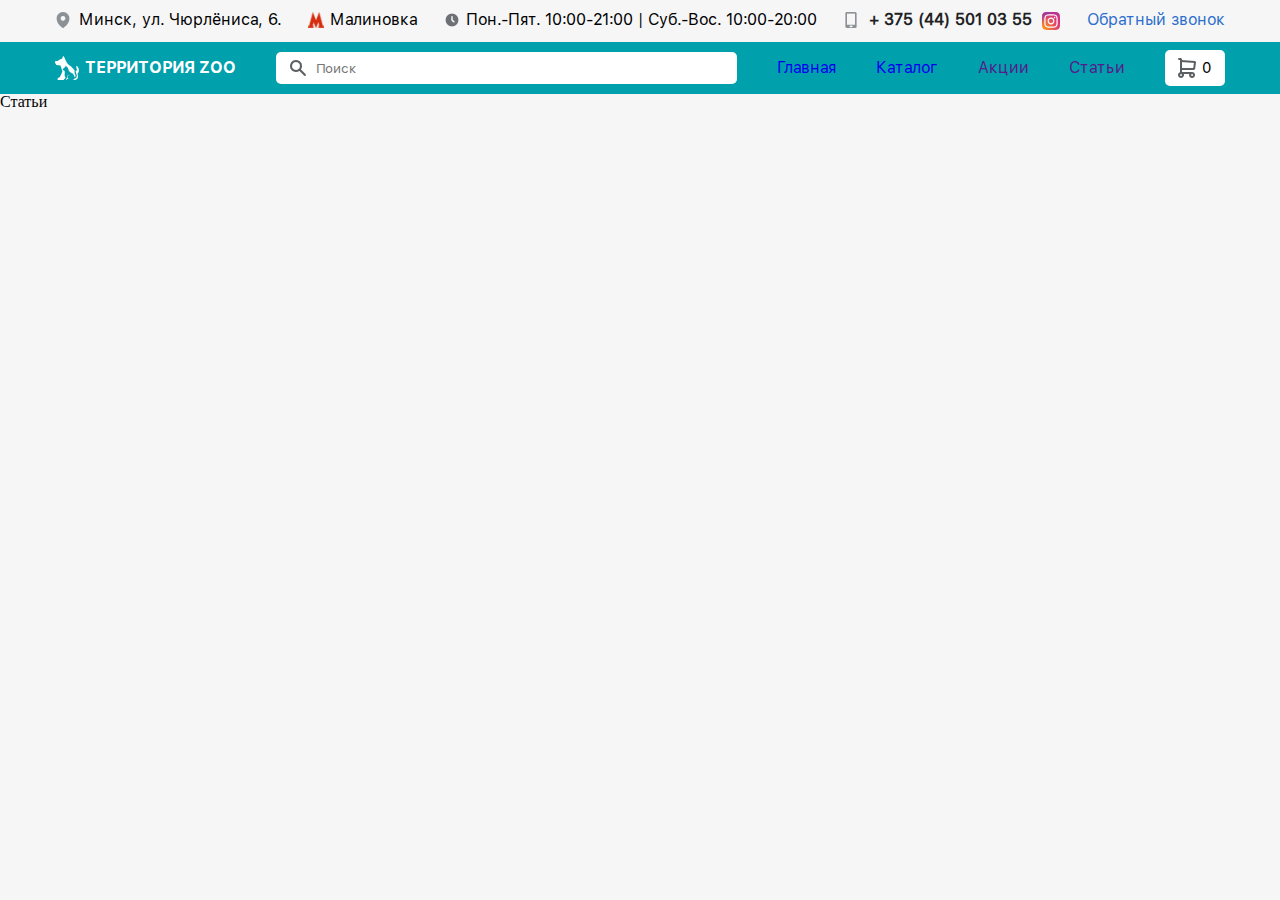
<file: article.html>
<!DOCTYPE html>
<html lang="en">
<head>
    <meta charset="UTF-8">
    <meta name="viewport" content="width=device-width, initial-scale=1.0">
    <link rel="stylesheet" href="./CSS/articles.css">
    <title>Статьи</title>
</head>
<body>
     <header>
        <div class="container">
            <div class="hat">
                <div class="contacts-hat">
                    <div class="location">
                        <img src="./image/location_major.png" alt="" class="locationImg">
                        <p>
                            Минск, ул. Чюрлёниса, 6.
                        </p>
                    </div>
                    <div class="metro">
                        <img src="./image/metro.png" alt="" class="metroImg">
                        <p>
                            Малиновка
                        </p>
                    </div>
                    <div class="workTime">
                        <img src="./image/clock_minor.png" alt="" class="clockImg">
                        <p>
                            Пон.-Пят. 10:00-21:00 | Суб.-Вос. 10:00-20:00
                        </p>
                    </div>
                    <div class="phone">
                        <img src="./image/mobile_major.png" alt="" class="mobileImg">
                        <a href="">+ 375 (44) 501 03 55</a>
                        <img src="./image/instagram-2-1 1.svg" alt="" class="insta">
                    </div>
                    <a href="" class="callBack">Обратный звонок</a>
                </div>
            </div>
        </div>
        <div class="fon2">
            <div class="container">
                <div class="search">
                    <div class="zoo"><img src="./image/logo.png" alt=""> ТЕРРИТОРИЯ ZOO</div>
                    <div class="searchAll">
                        <img src="./image/Search.png" alt="" class="searchImg">
                        <input type="search" name="" id="" placeholder="Поиск" class="searchInput">
                    </div>
                    <a href="./index.html" class="main">Главная</a>
                    <a href="./catalog.html" class="main">Каталог</a>
                    <a href="" class="main">Акции</a>
                    <a href="" class="main">Статьи</a>
                    <button class="cart"><img src="./image/cart_major.png" alt="" class="cartImg"> 0 </button>
                </div>
            </div>
        </div>
    </header>
Статьи
</body>
</html>
</file>
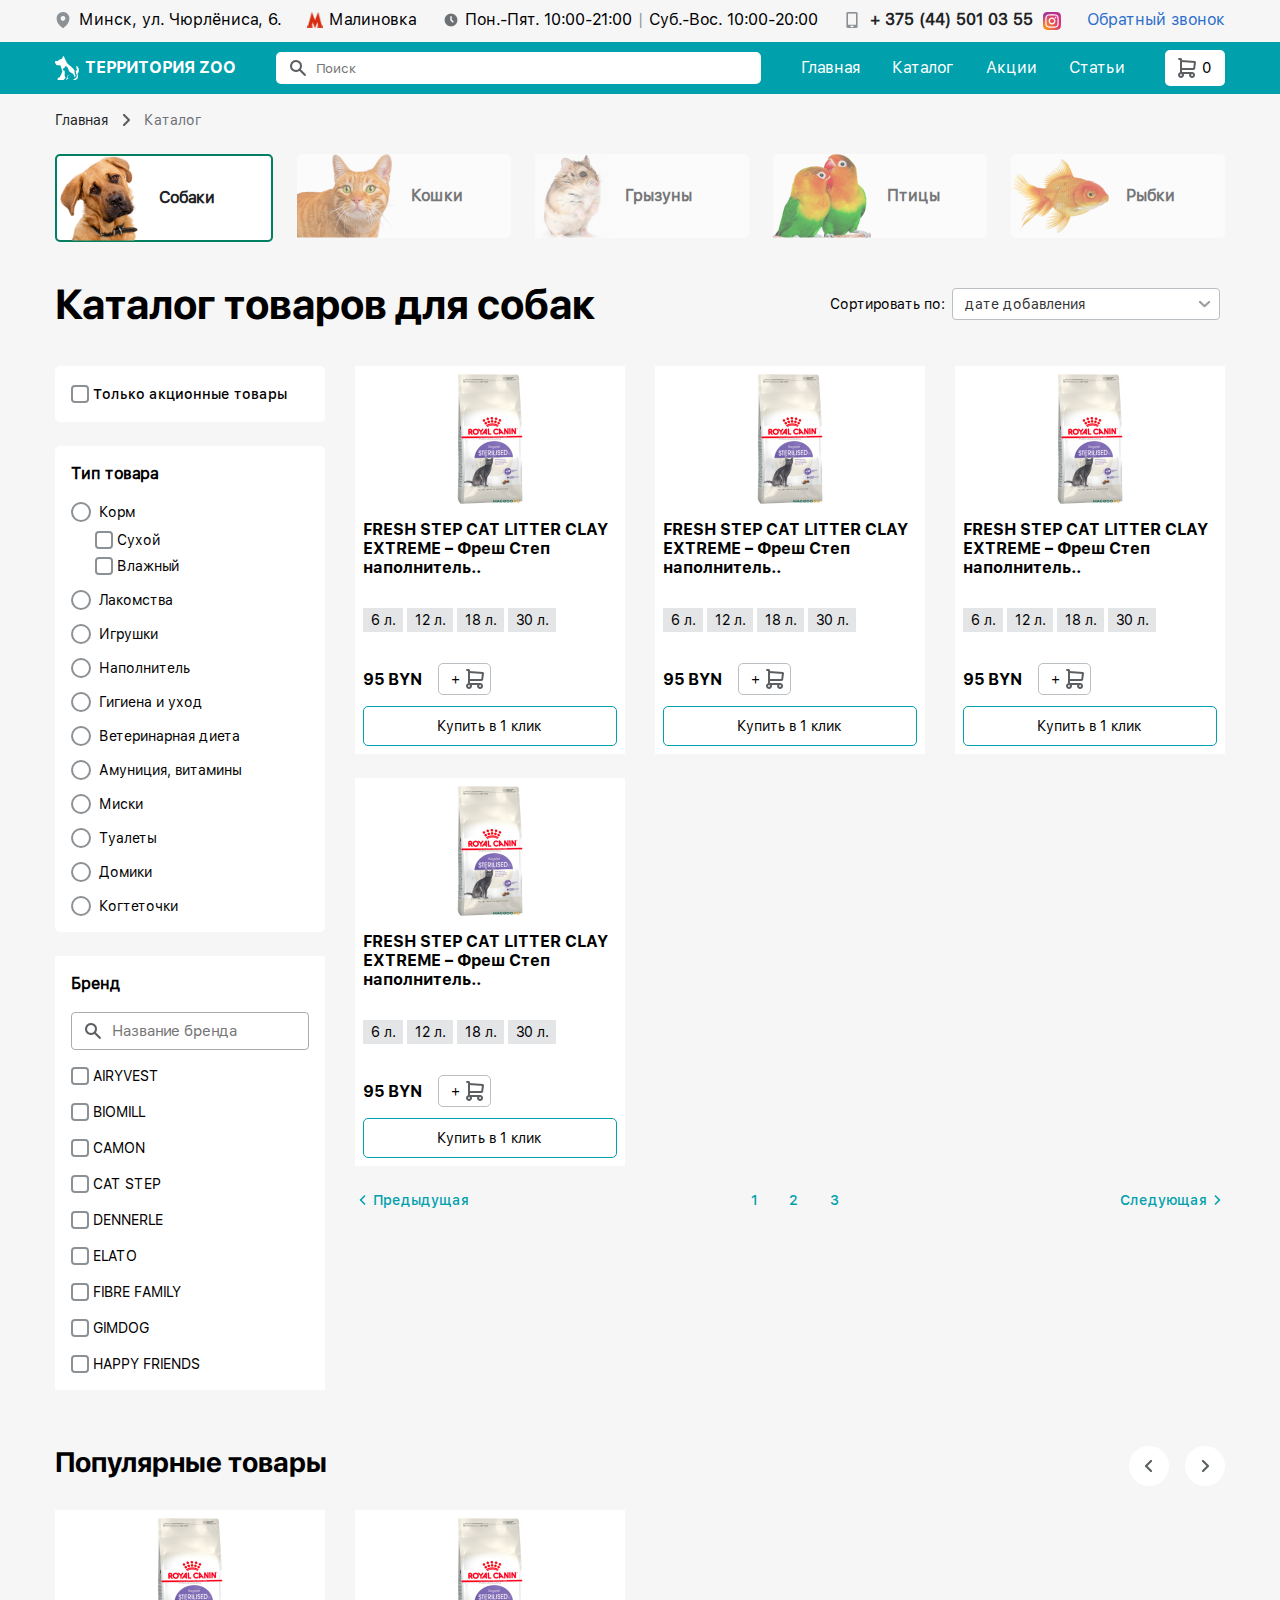
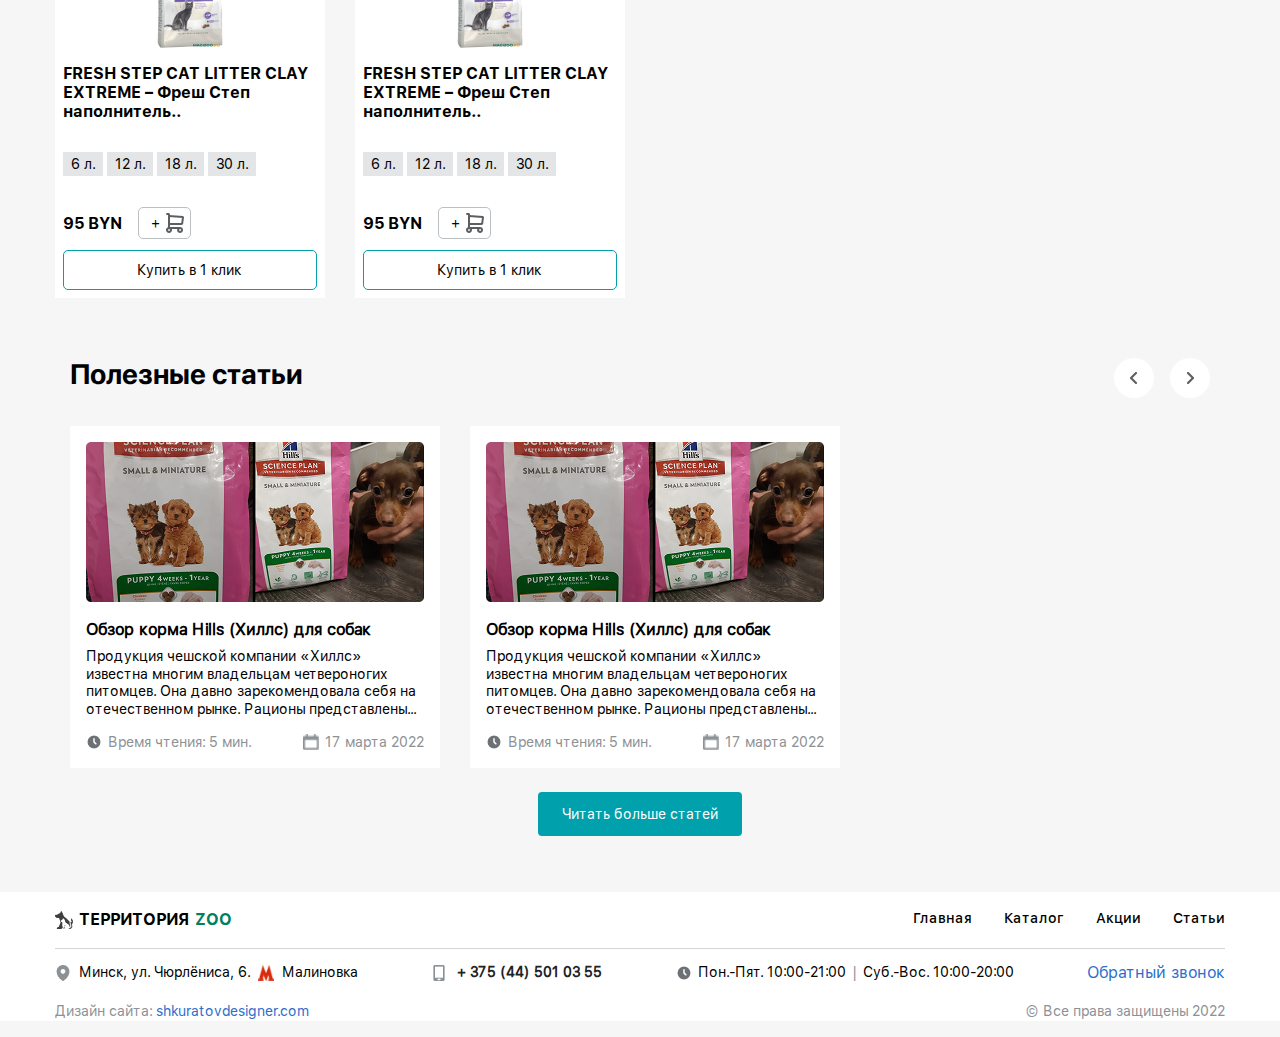
<file: catalog.html>
<!DOCTYPE html>
<html lang="en">

<head>
    <meta charset="UTF-8">
    <meta name="viewport" content="width=device-width, initial-scale=1.0">
    <link rel="stylesheet" href="./CSS/catalog.css">
    <title>Каталог</title>
</head>

<body>
     <header>
        <div class="container">
            <div class="hat">
                <div class="contacts-hat">
                    <div class="location">
                        <img src="./image/location_major.png" alt="" class="locationImg">
                        <p>
                            Минск, ул. Чюрлёниса, 6.
                        </p>
                    </div>
                    <div class="metro">
                        <img src="./image/metro.png" alt="" class="metroImg">
                        <p>
                            Малиновка
                        </p>
                    </div>
                    <div class="workTime">
                        <img src="./image/clock_minor.png" alt="" class="clockImg">
                        <p>
                            Пон.-Пят. 10:00-21:00
                        </p>
                        <span>|</span>
                        <p>Суб.-Вос. 10:00-20:00</p>
                    </div>
                    <div class="phone">
                        <img src="./image/mobile_major.png" alt="" class="mobileImg">
                        <a href="">+ 375 (44) 501 03 55</a>
                        <img src="./image/instagram-2-1 1.svg" alt="" class="insta">
                    </div>
                    <a href="" class="callBack">Обратный звонок</a>
                </div>
            </div>
        </div>
        <div class="fon2">
            <div class="container">
                <div class="search">
                    <div class="zoo"><img src="./image/logo.png" alt=""> ТЕРРИТОРИЯ ZOO</div>
                    <div class="searchAll">
                        <img src="./image/Search.png" alt="" class="searchImg">
                        <input type="search" name="" id="" placeholder="Поиск" class="searchInput">
                    </div>
                    <nav>
                        <ul class="navigation">
                            <li><a href="./index.html" class="main">Главная</a></li>
                            <li><a href="./catalog.html" class="main">Каталог</a></li>
                            <li><a href="" class="main">Акции</a></li>
                            <li><a href="" class="main">Статьи</a></li>
                        </ul>
                    </nav>
                    <a href="" class="cart"><img src="./image/cart_major.png" alt="" class="cartImg"> 0 </a>
                </div>
            </div>
        </div>
    </header>

    <div class="fonAnimal">
        <div class="container">
            <div class="navigationHead">
                <a href="./index.html" class="navMain">Главная</a><img src="./image/chevron-right_minor.png" alt=""><a
                    href="./catalog.html" class="navCatalog">Каталог</a>
            </div>
            <div class="animal animal--catalog">
                <ul class="animalList">
                    <li class="active"><a href=""><img src="./image/animal/dog.png" alt="">Собаки</a></li>
                    <li> <a href=""><img src="./image/animal/cat.png" alt="">Кошки</a></li>
                    <li><a href=""><img src="./image/animal/mouse.png" alt="">Грызуны</a></li>
                    <li> <a href=""><img src="./image/animal/bird.png" alt="">Птицы</a></li>
                    <li> <a href=""><img src="./image/animal/fish.png" alt="">Рыбки</a></li>
                </ul>
            </div>
        </div>
    </div>
    <div class="container">
        <div class="catalogMain">
            <h1>Каталог товаров для собак</h1>
            <div class="custom-select">
                <p>Сортировать по:</p>
                <div class="select-header">
                    <span>дате добавления</span>
                    <span class="arrow"><img src="./image/arrowDown.png" alt=""></span>
                </div>
                <div class="select-options">
                    <div class="option" data-value="new">дате добавления</div>
                    <div class="option" data-value="A-Z">названию от А до Я </div>
                    <div class="option" data-value="Z-A">названию от Я до А</div>
                    <div class="option" data-value="price_asc">По цене (возрастание)</div>
                    <div class="option" data-value="price_desc">По цене (убывание)</div>
                    <div class="option" data-value="popular">популярности</div>
                </div>
            </div>
        </div>
        <div class="catalogPrewiew">
            <div class="filters">
                <div class="promotionOnly">
                    <label class="checkbox">
                        <input type="checkbox" name="" id="">
                        <div class="custom-checkbox"></div>
                        <span>Только акционные товары</span>
                    </label>
                </div>
                <div class="typeProduct">
                    <p>Тип товара</p>
                    <ul>
                        <li><label class="radio"><input type="radio" name="sort" id="">
                                <div class="custom-radio"></div><span>Корм</span>
                            </label>
                            <ul class="food">
                                <li><label class="checkbox">
                                        <input type="checkbox" name="" id="">
                                        <div class="custom-checkbox"></div>
                                        <span>Сухой</span>
                                    </label></li>
                                <li><label class="checkbox">
                                        <input type="checkbox" name="" id="">
                                        <div class="custom-checkbox"></div>
                                        <span>Влажный</span>
                                    </label></li>
                            </ul>
                        </li>
                        <li><label class="radio"><input type="radio" name="sort" id="">
                                <div class="custom-radio"></div><span>Лакомства</span>
                            </label></li>
                        <li><label class="radio"><input type="radio" name="sort" id="">
                                <div class="custom-radio"></div><span>Игрушки</span>
                            </label></li>
                        <li><label class="radio"><input type="radio" name="sort" id="">
                                <div class="custom-radio"></div><span>Наполнитель</span>
                            </label></li>
                        <li><label class="radio"><input type="radio" name="sort" id="">
                                <div class="custom-radio"></div><span>Гигиена и уход</span>
                            </label></li>
                        <li><label class="radio"><input type="radio" name="sort" id="">
                                <div class="custom-radio"></div><span>Ветеринарная диета</span>
                            </label></li>
                        <li><label class="radio"><input type="radio" name="sort" id="">
                                <div class="custom-radio"></div><span>Амуниция, витамины</span>
                            </label></li>
                        <li><label class="radio"><input type="radio" name="sort" id="">
                                <div class="custom-radio"></div><span>Миски</span>
                            </label></li>
                        <li><label class="radio"><input type="radio" name="sort" id="">
                                <div class="custom-radio"></div><span>Туалеты</span>
                            </label></li>
                        <li><label class="radio"><input type="radio" name="sort" id="">
                                <div class="custom-radio"></div><span>Домики</span>
                            </label></li>
                        <li><label class="radio"><input type="radio" name="sort" id="">
                                <div class="custom-radio"></div><span>Когтеточки</span>
                            </label></li>
                    </ul>

                </div>
                <div class="byBrands">
                    <p>Бренд</p>
                    <div class="searchBrand">
                        <div class="searchWrapper">
                            <img src="./image/Search.png" alt="" class="searchIcon">
                            <input type="search" name="" id="" placeholder="Название бренда" class="searchBrandInput">
                        </div>
                    </div>
                    <ul>
                        <li><label class="checkbox">
                                <input type="checkbox" name="" id="">
                                <div class="custom-checkbox"></div>
                                <span>AIRYVEST</span>
                            </label></li>
                        <li><label class="checkbox">
                                <input type="checkbox" name="" id="">
                                <div class="custom-checkbox"></div>
                                <span>BIOMILL</span>
                            </label></li>
                        <li><label class="checkbox">
                                <input type="checkbox" name="" id="">
                                <div class="custom-checkbox"></div>
                                <span>CAMON</span>
                            </label></li>
                        <li><label class="checkbox">
                                <input type="checkbox" name="" id="">
                                <div class="custom-checkbox"></div>
                                <span>CAT STEP</span>
                            </label></li>
                        <li><label class="checkbox">
                                <input type="checkbox" name="" id="">
                                <div class="custom-checkbox"></div>
                                <span>DENNERLE</span>
                            </label></li>
                        <li><label class="checkbox">
                                <input type="checkbox" name="" id="">
                                <div class="custom-checkbox"></div>
                                <span>ELATO</span>
                            </label></li>
                        <li><label class="checkbox">
                                <input type="checkbox" name="" id="">
                                <div class="custom-checkbox"></div>
                                <span>FIBRE FAMILY</span>
                            </label></li>
                        <li><label class="checkbox">
                                <input type="checkbox" name="" id="">
                                <div class="custom-checkbox"></div>
                                <span>GIMDOG</span>
                            </label></li>
                        <li><label class="checkbox">
                                <input type="checkbox" name="" id="">
                                <div class="custom-checkbox"></div>
                                <span>HAPPY FRIENDS</span>
                            </label></li>
                    </ul>
                </div>
            </div>
            <div>
                <div class="catalogList">
                    <div class="cardProduct cardProduct--white">
                        <div class="prevProduct">
                            <img src="./image/пример.png" alt="">
                            <h2>FRESH STEP CAT LITTER CLAY EXTREME – Фреш Степ наполнитель..</h2>
                        </div>
                        <div>
                            <button>6 л.</button>
                            <button>12 л.</button>
                            <button>18 л.</button>
                            <button>30 л.</button>
                        </div>
                        <div class="priceBuy">
                            <div class="priceCart">
                                <span>95 BYN</span>
                                <button class="cart">
                                    + <img src="./image/cart_major.png" alt="Корзина">
                                </button>
                            </div>
                            <button class="buy1click">Купить в 1 клик</button>
                        </div>
                    </div>

                    <div class="cardProduct cardProduct--white">
                        <div class="prevProduct">
                            <img src="./image/пример.png" alt="">
                            <h2>FRESH STEP CAT LITTER CLAY EXTREME – Фреш Степ наполнитель..</h2>
                        </div>
                        <div>
                            <button>6 л.</button>
                            <button>12 л.</button>
                            <button>18 л.</button>
                            <button>30 л.</button>
                        </div>
                        <div class="priceBuy">
                            <div class="priceCart">
                                <span>95 BYN</span>
                                <button class="cart">
                                    + <img src="./image/cart_major.png" alt="Корзина">
                                </button>
                            </div>
                            <button class="buy1click">Купить в 1 клик</button>
                        </div>
                    </div>

                    <div class="cardProduct cardProduct--white">
                        <div class="prevProduct">
                            <img src="./image/пример.png" alt="">
                            <h2>FRESH STEP CAT LITTER CLAY EXTREME – Фреш Степ наполнитель..</h2>
                        </div>
                        <div>
                            <button>6 л.</button>
                            <button>12 л.</button>
                            <button>18 л.</button>
                            <button>30 л.</button>
                        </div>
                        <div class="priceBuy">
                            <div class="priceCart">
                                <span>95 BYN</span>
                                <button class="cart">
                                    + <img src="./image/cart_major.png" alt="Корзина">
                                </button>
                            </div>
                            <button class="buy1click">Купить в 1 клик</button>
                        </div>
                    </div>

                    <div class="cardProduct cardProduct--white">
                        <div class="prevProduct">
                            <img src="./image/пример.png" alt="">
                            <h2>FRESH STEP CAT LITTER CLAY EXTREME – Фреш Степ наполнитель..</h2>
                        </div>
                        <div>
                            <button>6 л.</button>
                            <button>12 л.</button>
                            <button>18 л.</button>
                            <button>30 л.</button>
                        </div>
                        <div class="priceBuy">
                            <div class="priceCart">
                                <span>95 BYN</span>
                                <button class="cart">
                                    + <img src="./image/cart_major.png" alt="Корзина">
                                </button>
                            </div>
                            <button class="buy1click">Купить в 1 клик</button>
                        </div>
                    </div>
                </div>
                <div class="scrollCatalog">
                    <div class="back">
                        <img src="./image/chevron-left_minorCatalog.png" alt="">
                        <p>Предыдущая</p>
                    </div>
                    <div>
                        <ul>
                            <li>
                                1
                            </li>
                            <li>
                                2
                            </li>
                            <li>
                                3
                            </li>
                        </ul>
                    </div>
                    <div class="next">
                        <p>Следующая</p>
                        <img src="./image/chevron-right_minorCatalog.png" alt="">
                    </div>
                </div>
            </div>
        </div>

        <div class="popularCatalog">
            <div class="popularButton">
                <h2 class="popular">Популярные товары</h2>
                <div class="buttonLR">
                    <button><img src="./image/chevron-left_minor.png" alt=""></button>
                    <button><img src="./image/chevron-right_minor.png" alt=""></button>
                </div>
            </div>
            <div class="product">
                <div class="cardProduct cardProduct--white">
                    <div class="prevProduct">
                        <img src="./image/пример.png" alt="">
                        <h2>FRESH STEP CAT LITTER CLAY EXTREME – Фреш Степ наполнитель..</h2>
                    </div>
                    <div>
                        <button>6 л.</button>
                        <button>12 л.</button>
                        <button>18 л.</button>
                        <button>30 л.</button>
                    </div>
                    <div class="priceBuy">
                        <div class="priceCart">
                            <span>95 BYN</span>
                            <button class="cart">
                                + <img src="./image/cart_major.png" alt="Корзина">
                            </button>
                        </div>
                        <button class="buy1click">Купить в 1 клик</button>
                    </div>
                </div>
                <div class="cardProduct cardProduct--white">
                    <div class="prevProduct">
                        <img src="./image/пример.png" alt="">
                        <h2>FRESH STEP CAT LITTER CLAY EXTREME – Фреш Степ наполнитель..</h2>
                    </div>
                    <div>
                        <button>6 л.</button>
                        <button>12 л.</button>
                        <button>18 л.</button>
                        <button>30 л.</button>
                    </div>
                    <div class="priceBuy">
                        <div class="priceCart">
                            <span>95 BYN</span>
                            <button class="cart">
                                + <img src="./image/cart_major.png" alt="Корзина">
                            </button>
                        </div>
                        <button class="buy1click">Купить в 1 клик</button>
                    </div>
                </div>
            </div>
            <div class="container">
                <div class="usefulArticle">
                    <h2>Полезные статьи</h2>
                    <div class="buttonLR">
                        <button><img src="./image/chevron-left_minor.png" alt=""></button>
                        <button><img src="./image/chevron-right_minor.png" alt=""></button>
                    </div>
                </div>
                <div class="articleList">
                    <div class="article">
                        <img src="./image/пример_Статья.png" alt="">
                        <div class="articalText">
                            <h3>Обзор корма Hills (Хиллс) для собак</h3>
                            <p>Продукция чешской компании «Хиллс» известна многим владельцам четвероногих питомцев. Она
                                давно
                                зарекомендовала себя на отечественном рынке. Рационы представлены...</p>
                        </div>
                        <div class="readTime">
                            <div>
                                <img src="./image/clock_minor.png" alt="">
                                <p>Время чтения: 5 мин.</p>
                            </div>
                            <div>
                                <img src="./image/calendar.png" alt="">
                                <p>17 марта 2022</p>
                            </div>
                        </div>
                    </div>
                    <div class="article">
                        <img src="./image/пример_Статья.png" alt="">
                        <div class="articalText">
                            <h3>Обзор корма Hills (Хиллс) для собак</h3>
                            <p>Продукция чешской компании «Хиллс» известна многим владельцам четвероногих питомцев. Она
                                давно
                                зарекомендовала себя на отечественном рынке. Рационы представлены...</p>
                        </div>
                        <div class="readTime">
                            <div>
                                <img src="./image/clock_minor.png" alt="">
                                <p>Время чтения: 5 мин.</p>
                            </div>
                            <div>
                                <img src="./image/calendar.png" alt="">
                                <p>17 марта 2022</p>
                            </div>
                        </div>
                    </div>
                </div>
                <div class="centerArticle">
                    <a href="./article.html" class="moreArticle">Читать больше статей</a>
                </div>
            </div>
        </div>
    </div>
    <footer>
        <div class="container">
            <div class="navFooter">
                <div class="zooFoot"><img src="./image/logo footer.png" alt=""> ТЕРРИТОРИЯ <span>ZOO</span></div>
                <nav>
                    <ul class="navigationFoot">
                        <li><a href="" class="main">Главная</a></li>
                        <li><a href="./catalog.html" class="main">Каталог</a></li>
                        <li><a href="" class="main">Акции</a></li>
                        <li><a href="" class="main">Статьи</a></li>
                    </ul>
                </nav>
            </div>
            <div class="contacts-foot">
                <div class="location">
                    <img src="./image/location_major.png" alt="" class="locationImg">
                    <p>
                        Минск, ул. Чюрлёниса, 6.
                    </p>
                    <img src="./image/metro.png" alt="" class="metroImg">
                    <p>
                        Малиновка
                    </p>
                </div>
                <div class="phone">
                    <img src="./image/mobile_major.png" alt="" class="mobileImg">
                    <a href="">+ 375 (44) 501 03 55</a>
                </div>

                <div class="workTime">
                    <img src="./image/clock_minor.png" alt="" class="clockImg">
                    <p>
                        Пон.-Пят. 10:00-21:00
                    </p>
                    <span>|</span>
                    <p>Суб.-Вос. 10:00-20:00</p>
                </div>
                <a href="" class="callBack">Обратный звонок</a>
            </div>
            <div class="footInfo">
                <p>Дизайн сайта: <span>shkuratovdesigner.com</span></p>
                <p>© Все права защищены 2022</p>
            </div>
        </div>
    </footer>
</body>

</html>
</file>
<file: CSS/articles.css>
* {
  padding: 0;
  margin: 0;
  border: 0;
}

*,
*:before,
*:after {
  box-sizing: border-box;
}

:focus,
:active {
  outline: none;
}

a:focus,
a:active {
  outline: none;
}

footer,
header,
aside {
  display: block;
}

html,
body {
  color: black;
  min-height: 100%;
  background: rgb(246, 246, 247);
  width: 100%;
  font-size: 100%;
  line-height: 1;
  font-size: 16px;
  -ms-text-size-adjust: 100%;
  -moz-text-size-adjust: 100%;
  -webkit-text-size-adjust: 100%;
}

body {
  overflow-x: hidden;
}

input,
button,
textarea {
  font-family: inherit;
}

input::-ms-clear {
  display: none;
}

button {
  cursor: pointer;
}

button::-moz-focus-inner {
  padding: 0;
  border: 0;
}

a,
a:visited {
  text-decoration: none;
}

a:hover {
  text-decoration: none;
}

ul li {
  list-style: none;
}

img {
  vertical-align: top;
}

h1,
h2,
h3,
h4,
h5,
h6 {
  font-size: inherit;
  font-weight: 400;
}

@font-face {
  font-family: "SF Pro Text";
  src: url("../font/SF Pro Text/SFProText-Regular.ttf");
}
@font-face {
  font-family: "SF Pro Display";
  src: url("../font/SF Pro Display/SF-Pro-Display-Bold.otf");
}
@font-face {
  font-family: "SF Pro Text Bold";
  src: url("../font/SF Pro Text/SFProText-Bold.ttf");
}
@font-face {
  font-family: "SF Pro Text Medium";
  src: url("../font/SF Pro Text/SFProText-Medium.ttf");
}
@font-face {
  font-family: "SF Pro Text Semi-bold";
  src: url("../font/SF Pro Text/SFProText-Semibold.ttf");
}
@font-face {
  font-family: "SF-Pro-Display-Semibold";
  src: url("../font/SF Pro Display/SF-Pro-Display-Semibold.otf");
}
.container {
  max-width: 1200px;
  width: 100%;
  margin: 0 auto;
  padding: 0px 15px;
}

header {
  background-color: rgb(246, 246, 247);
}

.fon2 {
  background-color: rgb(0, 160, 172);
}

.hat {
  display: flex;
  flex-direction: column;
}

.contacts-hat {
  display: flex;
  justify-content: space-between;
  background-color: rgb(246, 246, 247);
  width: 100%;
  padding: 12px 0px;
}

.search {
  display: flex;
}

.location {
  font-family: SF Pro Text;
  font-weight: 400;
  display: flex;
  gap: 8px;
}

.locationImg {
  width: 16px;
  height: 16px;
}

.metro {
  font-family: SF Pro Text;
  font-weight: 400;
  display: flex;
  gap: 6px;
}

.metroImg {
  width: 16px;
  height: 16px;
}

.workTime {
  font-family: SF Pro Text;
  font-weight: 400;
  display: flex;
  gap: 6px;
}
.workTime p {
  white-space: nowrap;
}
.workTime span {
  color: #8C9196;
}

.clockImg {
  width: 16px;
  height: 16px;
}

.phone {
  font-family: SF Pro Text;
  font-weight: bold;
  display: flex;
  gap: 10px;
}

.phone a {
  text-decoration: none;
  color: rgb(32, 34, 35);
}

.mobileImg {
  width: 16px;
  height: 16px;
}

.insta {
  width: 18px;
  height: 18px;
}

.callBack {
  text-decoration: none;
  font-family: SF Pro Text;
  font-weight: 400;
  display: flex;
  color: rgb(44, 110, 203);
}

.auto {
  width: 24px;
  height: 24px;
  filter: brightness(0) saturate(100%) invert(76%) sepia(10%) saturate(1200%) hue-rotate(70deg) brightness(90%) contrast(85%);
}

.zoo {
  color: white;
  font-weight: bold 700px;
  font-family: SF Pro Text Bold;
  font-size: 16px;
  line-height: 24px;
  letter-spacing: 0px;
  display: flex;
  align-items: center;
  gap: 6px;
}

.search {
  font-family: SF Pro Text;
  gap: 40px;
  display: flex;
  align-items: center;
  width: 100%;
  padding: 8px 0px;
  justify-content: space-between;
}

.navigation {
  list-style: none;
  display: flex;
  gap: 32px;
}
.navigation a {
  color: white;
  text-decoration: none;
}

.search a:hover {
  text-decoration: underline;
}

.searchInput {
  border-radius: 5px;
  padding: 8px 12px 8px 40px;
  font-family: SF Pro Text;
  width: 100%;
}

.searchImg {
  width: 20px;
  height: 20px;
  position: absolute;
  left: 12px;
  top: 50%;
  transform: translateY(-50%);
}

.searchAll {
  flex: 1;
  position: relative;
  max-width: 500px;
}

.cart {
  padding: 8px 14px 8px 12px;
  border-radius: 5px;
  display: flex;
  align-items: center;
  font-family: SF Pro Text;
  font-size: 15px;
  font-weight: 500;
  gap: 5px;
  background-color: white;
  color: black;
  text-decoration: none;
}

.cart:hover {
  cursor: pointer;
}/*# sourceMappingURL=articles.css.map */
</file>
<file: CSS/catalog.css>
* {
  padding: 0;
  margin: 0;
  border: 0;
}

*,
*:before,
*:after {
  box-sizing: border-box;
}

:focus,
:active {
  outline: none;
}

a:focus,
a:active {
  outline: none;
}

footer,
header,
aside {
  display: block;
}

html,
body {
  color: black;
  min-height: 100%;
  background: rgb(246, 246, 247);
  width: 100%;
  font-size: 100%;
  line-height: 1;
  font-size: 16px;
  -ms-text-size-adjust: 100%;
  -moz-text-size-adjust: 100%;
  -webkit-text-size-adjust: 100%;
}

body {
  overflow-x: hidden;
}

input,
button,
textarea {
  font-family: inherit;
}

input::-ms-clear {
  display: none;
}

button {
  cursor: pointer;
}

button::-moz-focus-inner {
  padding: 0;
  border: 0;
}

a,
a:visited {
  text-decoration: none;
}

a:hover {
  text-decoration: none;
}

ul li {
  list-style: none;
}

img {
  vertical-align: top;
}

h1,
h2,
h3,
h4,
h5,
h6 {
  font-size: inherit;
  font-weight: 400;
}

@font-face {
  font-family: "SF Pro Text";
  src: url("../font/SF Pro Text/SFProText-Regular.ttf");
}
@font-face {
  font-family: "SF Pro Display";
  src: url("../font/SF Pro Display/SF-Pro-Display-Bold.otf");
}
@font-face {
  font-family: "SF Pro Text Bold";
  src: url("../font/SF Pro Text/SFProText-Bold.ttf");
}
@font-face {
  font-family: "SF Pro Text Medium";
  src: url("../font/SF Pro Text/SFProText-Medium.ttf");
}
@font-face {
  font-family: "SF Pro Text Semi-bold";
  src: url("../font/SF Pro Text/SFProText-Semibold.ttf");
}
@font-face {
  font-family: "SF-Pro-Display-Semibold";
  src: url("../font/SF Pro Display/SF-Pro-Display-Semibold.otf");
}
.container {
  max-width: 1200px;
  width: 100%;
  margin: 0 auto;
  padding: 0px 15px;
}

header {
  background-color: rgb(246, 246, 247);
}

.fon2 {
  background-color: rgb(0, 160, 172);
}

.hat {
  display: flex;
  flex-direction: column;
}

.contacts-hat {
  display: flex;
  justify-content: space-between;
  background-color: rgb(246, 246, 247);
  width: 100%;
  padding: 12px 0px;
}

.search {
  display: flex;
}

.location {
  font-family: SF Pro Text;
  font-weight: 400;
  display: flex;
  gap: 8px;
}

.locationImg {
  width: 16px;
  height: 16px;
}

.metro {
  font-family: SF Pro Text;
  font-weight: 400;
  display: flex;
  gap: 6px;
}

.metroImg {
  width: 16px;
  height: 16px;
}

.workTime {
  font-family: SF Pro Text;
  font-weight: 400;
  display: flex;
  gap: 6px;
}
.workTime p {
  white-space: nowrap;
}
.workTime span {
  color: #8C9196;
}

.clockImg {
  width: 16px;
  height: 16px;
}

.phone {
  font-family: SF Pro Text;
  font-weight: bold;
  display: flex;
  gap: 10px;
}

.phone a {
  text-decoration: none;
  color: rgb(32, 34, 35);
}

.mobileImg {
  width: 16px;
  height: 16px;
}

.insta {
  width: 18px;
  height: 18px;
}

.callBack {
  text-decoration: none;
  font-family: SF Pro Text;
  font-weight: 400;
  display: flex;
  color: rgb(44, 110, 203);
}

.auto {
  width: 24px;
  height: 24px;
  filter: brightness(0) saturate(100%) invert(76%) sepia(10%) saturate(1200%) hue-rotate(70deg) brightness(90%) contrast(85%);
}

.zoo {
  color: white;
  font-weight: bold 700px;
  font-family: SF Pro Text Bold;
  font-size: 16px;
  line-height: 24px;
  letter-spacing: 0px;
  display: flex;
  align-items: center;
  gap: 6px;
}

.search {
  font-family: SF Pro Text;
  gap: 40px;
  display: flex;
  align-items: center;
  width: 100%;
  padding: 8px 0px;
  justify-content: space-between;
}

.navigation {
  list-style: none;
  display: flex;
  gap: 32px;
}
.navigation a {
  color: white;
  text-decoration: none;
}

.search a:hover {
  text-decoration: underline;
}

.searchInput {
  border-radius: 5px;
  padding: 8px 12px 8px 40px;
  font-family: SF Pro Text;
  width: 100%;
}

.searchImg {
  width: 20px;
  height: 20px;
  position: absolute;
  left: 12px;
  top: 50%;
  transform: translateY(-50%);
}

.searchAll {
  flex: 1;
  position: relative;
  max-width: 500px;
}

.cart {
  padding: 8px 14px 8px 12px;
  border-radius: 5px;
  display: flex;
  align-items: center;
  font-family: SF Pro Text;
  font-size: 15px;
  font-weight: 500;
  gap: 5px;
  background-color: white;
  color: black;
  text-decoration: none;
}

.cart:hover {
  cursor: pointer;
}

.main {
  color: white;
}

.animal {
  display: flex;
  gap: 24px;
  width: 100%;
  justify-content: space-between;
}
.animal a {
  display: flex;
  align-items: center;
  gap: 16px;
  font-family: SF Pro Text;
  font-size: 16px;
  font-weight: 600;
  line-height: 24px;
  letter-spacing: 0px;
  color: rgb(32, 34, 35);
  width: 214px;
  height: 84px;
  background-color: white;
  margin: 24px 0px;
  border-radius: 5px;
}

.fonAnimal {
  background-color: rgb(246, 246, 247);
}

.animalList {
  display: flex;
  gap: 24px;
}
.animalList li {
  opacity: 1;
}

.navigationHead {
  margin-top: 16px;
  display: flex;
  gap: 8px;
  margin-bottom: 24px;
}
.navigationHead a {
  font-family: SF Pro Text;
  font-weight: 400;
  font-style: Regular;
  font-size: 14px;
  line-height: 20px;
  letter-spacing: 0px;
}

.navMain {
  color: #202223;
}

.navCatalog {
  color: #6D7175;
}

.animal--catalog .animalList a {
  margin: 0;
}
.animal--catalog .animalList li {
  opacity: 0.6;
  transition: all 0.3 ease;
}
.animal--catalog .animalList li:hover {
  opacity: 0.9;
}
.animal--catalog .animalList li.active {
  opacity: 1;
  border: 2px solid #008060;
  border-radius: 5px;
}

.catalogMain {
  margin: 40px 0px;
  display: flex;
  justify-content: space-between;
}
.catalogMain h1 {
  font-family: SF Pro Display;
  font-weight: 700;
  font-style: Bold;
  font-size: 42px;
  line-height: 44px;
  letter-spacing: 0px;
}

.custom-select {
  position: relative;
  width: 395px;
  cursor: pointer;
  display: flex;
  align-items: center;
  gap: 8px;
}
.custom-select p {
  font-family: SF Pro Text;
  font-weight: 500;
  font-size: 14px;
  line-height: 20px;
  letter-spacing: 0px;
}
.custom-select.open .select-options {
  display: block;
}
.custom-select.open .arrow img {
  transform: rotate(180deg);
}

.select-header {
  border: 1px solid #BABFC3;
  border-radius: 4px;
  display: flex;
  justify-content: space-between;
  align-items: center;
  background: white;
  transition: all 0.3s ease;
  padding: 8px 8px 8px 12px;
  width: 268px;
}
.select-header:hover {
  border-color: #00a0ac;
}
.select-header span:first-child {
  font-family: SF Pro Text;
  font-size: 14px;
  color: #333;
}
.select-header .arrow {
  display: flex;
}
.select-header .arrow img {
  width: 12px;
  height: 7px;
  transition: transform 0.3s ease;
}

.select-options {
  position: absolute;
  top: 100%;
  left: 0;
  right: 0;
  background: white;
  border: 1px solid #e0e0e0;
  border-radius: 8px;
  margin-top: 8px;
  box-shadow: 0 4px 12px rgba(0, 0, 0, 0.1);
  display: none;
  z-index: 1000;
  max-height: 300px;
  overflow-y: auto;
}
.select-options .option {
  padding: 8px 24px 8px 12px;
  font-family: SF Pro Text;
  font-size: 14px;
  color: #202223;
  transition: all 0.2s ease;
  border-bottom: 1px solid #f5f5f5;
}
.select-options .option:last-child {
  border-bottom: none;
}
.select-options .option:hover {
  background-color: #f8f9fa;
  color: #00a0ac;
}
.select-options .option.active {
  background-color: #00a0ac;
  color: white;
}

.select-overlay {
  position: fixed;
  top: 0;
  left: 0;
  right: 0;
  bottom: 0;
  z-index: 999;
  display: none;
}
.select-overlay.active {
  display: block;
}

.catalogPrewiew {
  display: flex;
  gap: 30px;
}

.filters {
  display: flex;
  flex-direction: column;
}

.checkbox {
  display: flex;
  align-items: center;
  cursor: pointer;
  gap: 4px;
}
.checkbox span {
  font-family: SF Pro Text Medium;
  font-weight: 500;
  font-size: 14px;
  line-height: 20px;
  letter-spacing: 0px;
}
.checkbox input {
  display: none;
}
.checkbox input:checked + .custom-checkbox {
  background-color: #008060;
  border-color: #008060;
}
.checkbox input:checked + .custom-checkbox::after {
  opacity: 1;
  transform: rotate(45deg) scale(1);
}
.checkbox input:disabled + .custom-checkbox {
  background-color: #f5f5f5;
  border-color: #ddd;
  cursor: not-allowed;
}
.checkbox input:disabled + .custom-checkbox::after {
  border-color: #999;
}

.custom-checkbox {
  width: 18px;
  height: 18px;
  border: 2px solid #8C9196;
  border-radius: 4px;
  background-color: white;
  position: relative;
  transition: all 0.3s ease;
  flex-shrink: 0;
}
.custom-checkbox::after {
  content: "";
  position: absolute;
  left: 4px;
  top: 1px;
  width: 6px;
  height: 10px;
  border: solid white;
  border-width: 0 2px 2px 0;
  opacity: 0;
  transform: rotate(45deg) scale(0);
  transition: all 0.2s ease;
}

.radio {
  display: flex;
  align-items: center;
  gap: 8px;
  cursor: pointer;
}
.radio input {
  display: none;
}
.radio input:checked + .custom-radio {
  border-color: #008060;
}
.radio input:checked + .custom-radio::after {
  opacity: 1;
  transform: translate(-50%, -50%) scale(1);
  background: #008060;
}

.custom-radio {
  width: 20px;
  height: 20px;
  border: 2px solid #8C9196;
  border-radius: 100px;
  background-color: white;
  position: relative;
  transition: all 0.3s ease;
}
.custom-radio::after {
  content: "";
  position: absolute;
  top: 50%;
  left: 50%;
  transform: translate(-50%, -50%) scale(0);
  width: 10px;
  height: 10px;
  background: #008060;
  border-radius: 50%;
  opacity: 0;
  transition: all 0.3s ease;
}

.typeProduct {
  width: 270px;
  background-color: white;
  border-radius: 5px;
  padding: 16px 16px 2px 16px;
}
.typeProduct .food {
  margin-top: 8px;
}
.typeProduct .food li {
  margin-bottom: 6px;
  margin-left: 24px;
}
.typeProduct li {
  margin-bottom: 14px;
}
.typeProduct p {
  font-family: SF Pro Text;
  font-weight: 600;
  font-style: Semibold;
  font-size: 16px;
  line-height: 24px;
  letter-spacing: 0px;
  margin-bottom: 16px;
}
.typeProduct span {
  font-family: SF Pro Text;
  font-weight: 400;
  font-size: 14px;
  line-height: 20px;
  letter-spacing: 0px;
  -webkit-user-select: none;
     -moz-user-select: none;
          user-select: none;
}

.byBrands {
  margin-top: 24px;
  background-color: white;
  padding: 16px 16px 0px 16px;
}
.byBrands p {
  font-family: SF Pro Text;
  font-weight: 600;
  font-style: Semibold;
  font-size: 16px;
  line-height: 24px;
  letter-spacing: 0px;
  padding-bottom: 16px;
}
.byBrands span {
  font-family: SF Pro Text;
  font-weight: 400;
  font-size: 14px;
  line-height: 20px;
  letter-spacing: 0px;
}
.byBrands li {
  margin-bottom: 16px;
}

.searchWrapper {
  position: relative;
}

.searchBrand {
  padding-bottom: 16px;
}
.searchBrand img {
  width: 20px;
  height: 20px;
  position: absolute;
  left: 12px;
  top: 50%;
  transform: translateY(-50%);
}

.searchBrandInput {
  width: 238px;
  padding: 8px 12px 8px 40px;
  font-family: SF Pro Text;
  font-weight: 400;
  font-size: 15px;
  line-height: 20px;
  letter-spacing: 0px;
  vertical-align: middle;
  border: 1px solid #A7ACB1;
  border-radius: 4px;
}

.promotionOnly {
  padding: 18px 16px;
  background-color: white;
  border-radius: 5px;
  width: 270px;
  margin-bottom: 24px;
}

.catalogList {
  display: flex;
  flex-wrap: wrap;
  -moz-column-gap: 30px;
       column-gap: 30px;
  row-gap: 24px;
  align-content: flex-start;
}

.scrollCatalog {
  display: flex;
  margin-top: 24px;
  justify-content: space-between;
  color: #00A0AC;
  font-family: SF Pro Text Medium;
  font-weight: 500;
  font-style: Medium;
  font-size: 14px;
  line-height: 20px;
  letter-spacing: 0px;
  text-align: center;
}
.scrollCatalog ul {
  display: flex;
  gap: 32px;
}
.scrollCatalog .back {
  display: flex;
  align-items: center;
  gap: 2px;
}
.scrollCatalog .next {
  display: flex;
  align-items: center;
  gap: 2px;
}

.popularCatalog {
  margin: 56px 0px;
}

.popular {
  font-family: SF Pro Display;
  font-size: 28px;
  font-weight: 400;
  line-height: 32px;
  letter-spacing: 0px;
  text-align: left;
}

.moreCenter {
  display: flex;
  align-items: center;
  justify-content: center;
}

.moreProduct {
  color: rgb(255, 255, 255);
  font-family: SF Pro Text;
  font-size: 14px;
  font-weight: 500;
  line-height: 20px;
  letter-spacing: 0px;
  text-align: center;
  padding: 13px 25px;
  background-color: rgb(0, 160, 172);
  border-radius: 4px;
  box-shadow: 0px 1px 0px 0px rgba(0, 0, 0, 0.08), inset 0px -1px 0px 0px rgba(0, 0, 0, 0.2);
  display: flex;
  max-width: 236px;
  margin-top: 24px;
  margin-bottom: 56px;
}

.popularButton {
  display: flex;
  justify-content: space-between;
  margin-bottom: 24px;
}
.popularButton button {
  padding: 10px;
  border-radius: 40px;
  background-color: white;
  transition: all 0.3s ease;
}
.popularButton button:hover {
  background-color: rgb(0, 160, 172);
}
.popularButton button:hover img {
  filter: brightness(0) invert(1);
}

.buttonLR {
  display: flex;
  gap: 16px;
}

.prevProduct {
  display: flex;
  flex-direction: column;
  gap: 16px;
}

.priceBuy {
  gap: 11px;
  display: flex;
  flex-direction: column;
}

.cardProduct {
  display: flex;
  flex-direction: column;
  gap: 31px;
  max-width: 270px;
  max-height: 392px;
  padding: 8px;
}
.cardProduct--white {
  background-color: white;
}
.cardProduct img {
  max-height: 130px;
  max-width: 254px;
}
.cardProduct h2 {
  color: rgb(0, 0, 0);
  font-family: SF Pro Text Bold;
  font-size: 16px;
  font-weight: 400;
  line-height: 19px;
  letter-spacing: 0px;
  text-align: left;
  cursor: pointer;
}
.cardProduct h2:hover {
  color: rgb(0, 160, 172);
}
.cardProduct .buy1click {
  padding: 9px 73px;
  background-color: white;
  border: 1px solid rgb(0, 160, 172);
  border-radius: 5px;
  display: flex;
  gap: 11px;
}
.cardProduct .cart {
  border: 1px solid;
  border-radius: 5px;
  border-color: rgb(186, 191, 195);
  background-color: white;
  padding: 5px 5px 5px 12px;
  cursor: pointer;
}
.cardProduct .cart:hover {
  background-color: white;
  border-color: rgb(186, 191, 195);
  color: inherit;
}
.cardProduct button {
  font-family: SF Pro Text;
  font-size: 14px;
  font-weight: 500;
  line-height: 20px;
  letter-spacing: 0px;
  text-align: left;
  padding: 2px 8px;
  background-color: rgb(228, 229, 231);
}
.cardProduct button:hover {
  background-color: rgb(0, 160, 172);
  color: white;
}
.cardProduct span {
  font-family: SF Pro Text Bold;
  font-size: 16px;
  font-weight: 700;
  line-height: 19px;
  letter-spacing: 0px;
  text-align: left;
}

.priceCart {
  display: flex;
  align-items: center;
  gap: 16px;
}

.product {
  display: flex;
  gap: 30px;
}

.usefulArticle {
  display: flex;
  justify-content: space-between;
  margin-top: 60px;
  margin-bottom: 28px;
}
.usefulArticle h2 {
  font-family: SF Pro Display;
  font-weight: 600;
  font-style: Semibold;
  font-size: 28px;
  line-height: 32px;
  letter-spacing: 0px;
}
.usefulArticle button {
  border-radius: 40px;
  background-color: white;
  padding: 10px;
}

.article {
  width: 370px;
  display: flex;
  flex-direction: column;
  background-color: white;
  padding: 16px;
  gap: 16px;
}
.article h3 {
  font-family: SF Pro Text;
  font-weight: 700;
  font-style: Bold;
  font-size: 16px;
  line-height: 24px;
  letter-spacing: 0px;
}
.article p {
  font-family: SF Pro Text;
  font-weight: 400;
  font-style: Regular;
  font-size: 14px;
  line-height: 125%;
  letter-spacing: 0px;
}

.readTime {
  display: flex;
  color: #8C9196;
  justify-content: space-between;
}
.readTime div {
  display: flex;
  gap: 6px;
}
.readTime img {
  width: 16px;
  height: 16px;
}

.centerArticle {
  display: flex;
  align-items: center;
  justify-content: center;
  margin-bottom: 56px;
}

.moreArticle {
  font-family: SF Pro Text;
  font-weight: 500;
  font-size: 14px;
  line-height: 20px;
  letter-spacing: 0px;
  text-align: center;
  color: white;
  padding: 12px 24px;
  background-color: #00A0AC;
  border-radius: 4px;
}

.articleList {
  display: flex;
  gap: 30px;
  margin-bottom: 24px;
}

.articalText {
  display: flex;
  flex-direction: column;
  gap: 6px;
}

footer {
  background-color: white;
  padding-top: 16px;
}

.navFooter {
  display: flex;
  justify-content: space-between;
  border-bottom: 1px solid #D2D5D8;
  padding-bottom: 16px;
}

.zooFoot {
  color: black;
  font-weight: bold 700px;
  font-family: SF Pro Text Bold;
  font-size: 16px;
  line-height: 24px;
  letter-spacing: 0px;
  display: flex;
  align-items: center;
  gap: 6px;
}
.zooFoot span {
  color: rgb(0, 128, 96);
}

.navigationFoot {
  list-style: none;
  display: flex;
  gap: 32px;
}
.navigationFoot a {
  color: black;
  text-decoration: none;
  font-family: SF Pro Text Medium;
  font-weight: 500;
  font-style: Medium;
  font-size: 14px;
  line-height: 20px;
  letter-spacing: 0px;
}

.contacts-foot {
  display: flex;
  justify-content: space-between;
  margin-top: 16px;
  margin-bottom: 20px;
}
.contacts-foot p {
  font-size: 14px;
}
.contacts-foot a {
  font-size: 14px;
}
.contacts-foot .callBack {
  font-size: 16px;
}

.footInfo {
  margin: 16px 0px;
  display: flex;
  justify-content: space-between;
}
.footInfo p {
  font-family: SF Pro Text;
  font-weight: 400;
  font-style: Regular;
  font-size: 14px;
  line-height: 20px;
  letter-spacing: 0px;
  color: #8C9196;
}
.footInfo span {
  color: #2C6ECB;
}/*# sourceMappingURL=catalog.css.map */
</file>
